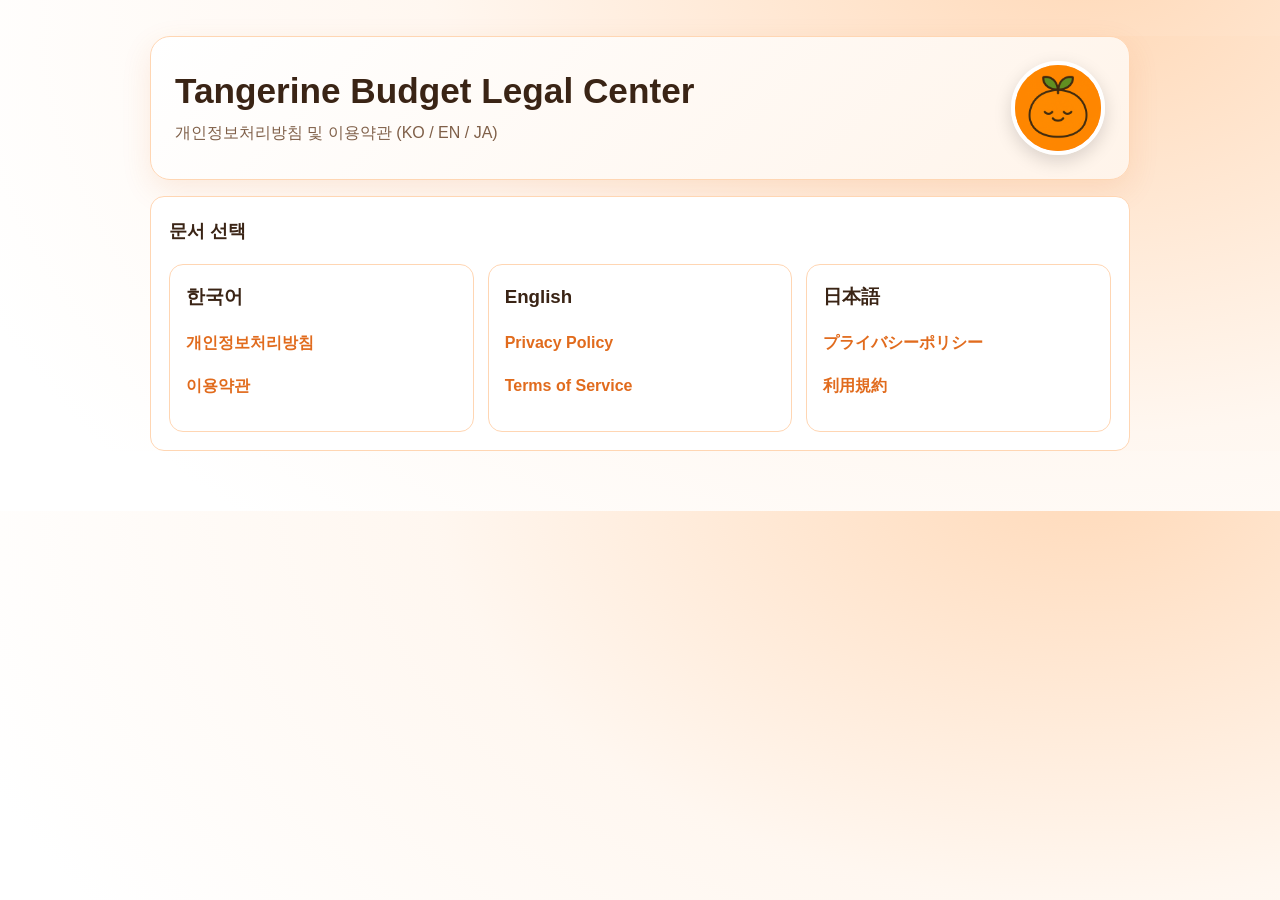
<file: index.html>
<!doctype html>
<html lang="ko">
<head>
  <meta charset="UTF-8" />
  <meta name="viewport" content="width=device-width, initial-scale=1.0" />
  <title>Tangerine Budget Legal Center</title>
  <link rel="stylesheet" href="./styles.css" />
</head>
<body>
  <div class="container">
    <header class="hero">
      <div>
        <h1>Tangerine Budget Legal Center</h1>
        <p>개인정보처리방침 및 이용약관 (KO / EN / JA)</p>
      </div>
      <div class="character" aria-hidden="true"><img src="./assets/app_icon.png" alt="" /></div>
    </header>

    <main>
      <section>
        <h2>문서 선택</h2>
        <div class="grid">
          <article class="card">
            <h3>한국어</h3>
            <p><a href="./ko/privacy.html">개인정보처리방침</a></p>
            <p><a href="./ko/terms.html">이용약관</a></p>
          </article>
          <article class="card">
            <h3>English</h3>
            <p><a href="./en/privacy.html">Privacy Policy</a></p>
            <p><a href="./en/terms.html">Terms of Service</a></p>
          </article>
          <article class="card">
            <h3>日本語</h3>
            <p><a href="./ja/privacy.html">プライバシーポリシー</a></p>
            <p><a href="./ja/terms.html">利用規約</a></p>
          </article>
        </div>
      </section>
    </main>
  </div>
</body>
</html>
</file>
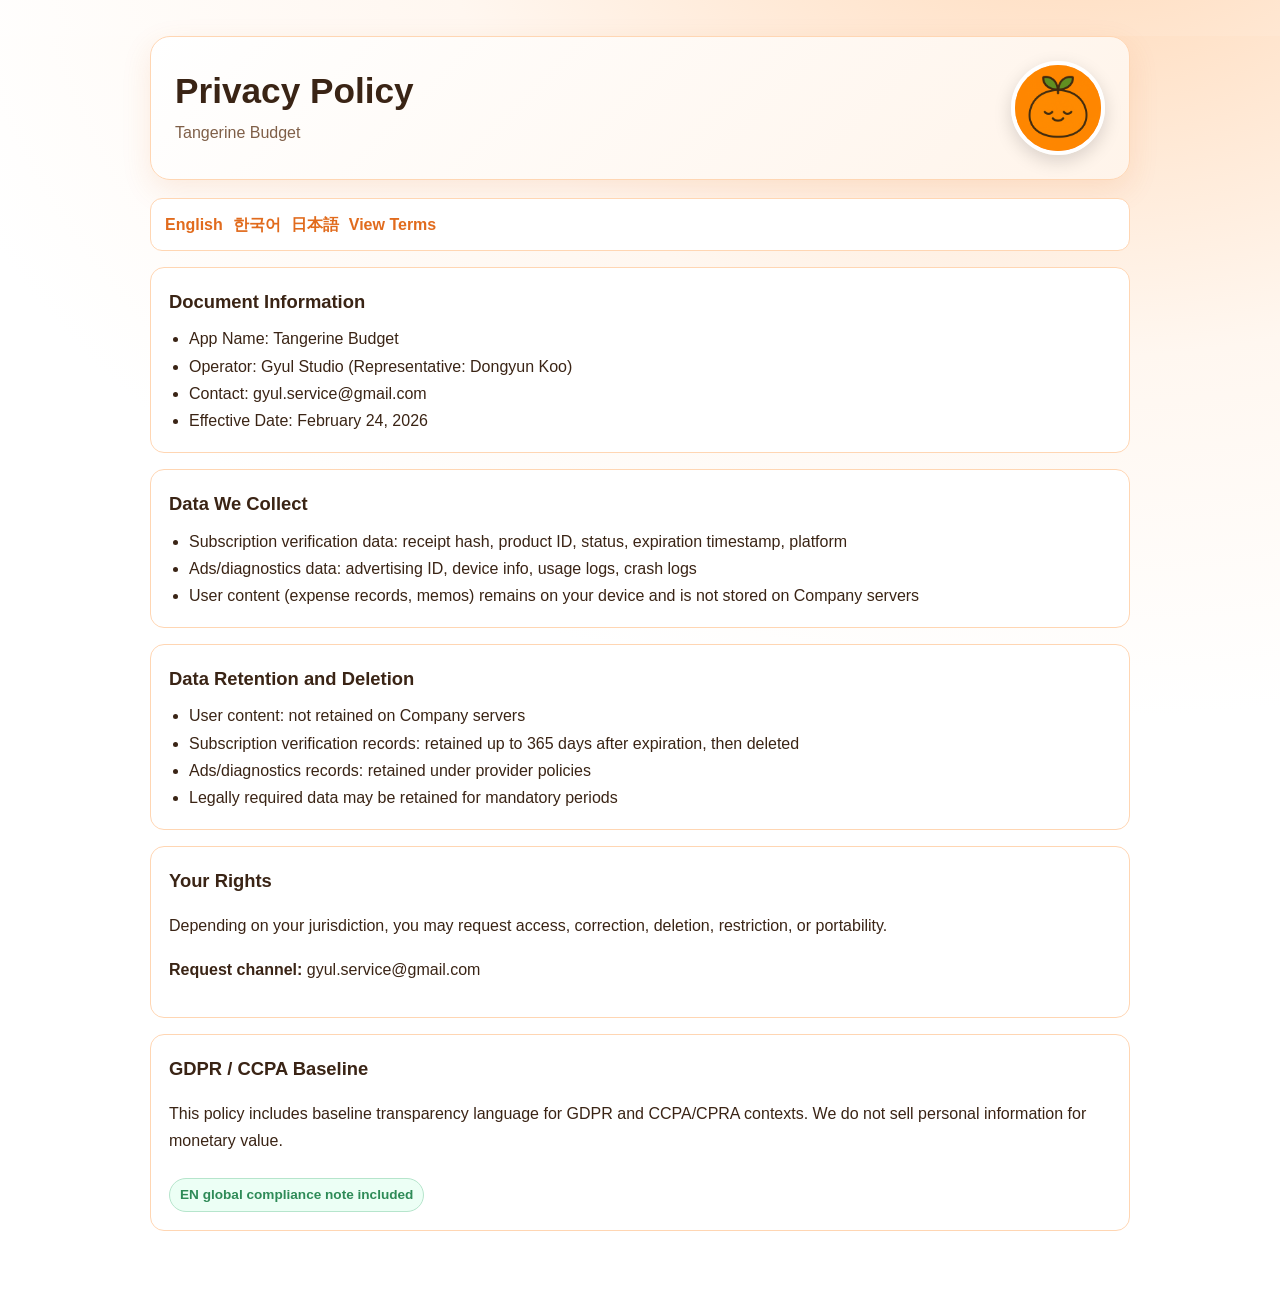
<file: en/privacy.html>
<!doctype html>
<html lang="en">
<head>
  <meta charset="UTF-8" />
  <meta name="viewport" content="width=device-width, initial-scale=1.0" />
  <title>Tangerine Budget Privacy Policy</title>
  <link rel="stylesheet" href="../styles.css" />
</head>
<body>
  <div class="container">
    <header class="hero">
      <div>
        <h1>Privacy Policy</h1>
        <p>Tangerine Budget</p>
      </div>
      <div class="character" aria-hidden="true"><img src="../assets/app_icon.png" alt="" /></div>
    </header>

    <nav class="lang-nav">
      <a href="../en/privacy.html">English</a>
      <a href="../ko/privacy.html">한국어</a>
      <a href="../ja/privacy.html">日本語</a>
      <a href="./terms.html">View Terms</a>
    </nav>

    <main>
      <section>
        <h2>Document Information</h2>
        <ul>
          <li>App Name: Tangerine Budget</li>
          <li>Operator: Gyul Studio (Representative: Dongyun Koo)</li>
          <li>Contact: gyul.service@gmail.com</li>
          <li>Effective Date: February 24, 2026</li>
        </ul>
      </section>

      <section>
        <h2>Data We Collect</h2>
        <ul>
          <li>Subscription verification data: receipt hash, product ID, status, expiration timestamp, platform</li>
          <li>Ads/diagnostics data: advertising ID, device info, usage logs, crash logs</li>
          <li>User content (expense records, memos) remains on your device and is not stored on Company servers</li>
        </ul>
      </section>

      <section>
        <h2>Data Retention and Deletion</h2>
        <ul>
          <li>User content: not retained on Company servers</li>
          <li>Subscription verification records: retained up to 365 days after expiration, then deleted</li>
          <li>Ads/diagnostics records: retained under provider policies</li>
          <li>Legally required data may be retained for mandatory periods</li>
        </ul>
      </section>

      <section>
        <h2>Your Rights</h2>
        <p>Depending on your jurisdiction, you may request access, correction, deletion, restriction, or portability.</p>
        <p><strong>Request channel:</strong> gyul.service@gmail.com</p>
      </section>

      <section>
        <h2>GDPR / CCPA Baseline</h2>
        <p>This policy includes baseline transparency language for GDPR and CCPA/CPRA contexts. We do not sell personal information for monetary value.</p>
        <span class="badge">EN global compliance note included</span>
      </section>
    </main>
  </div>
</body>
</html>
</file>
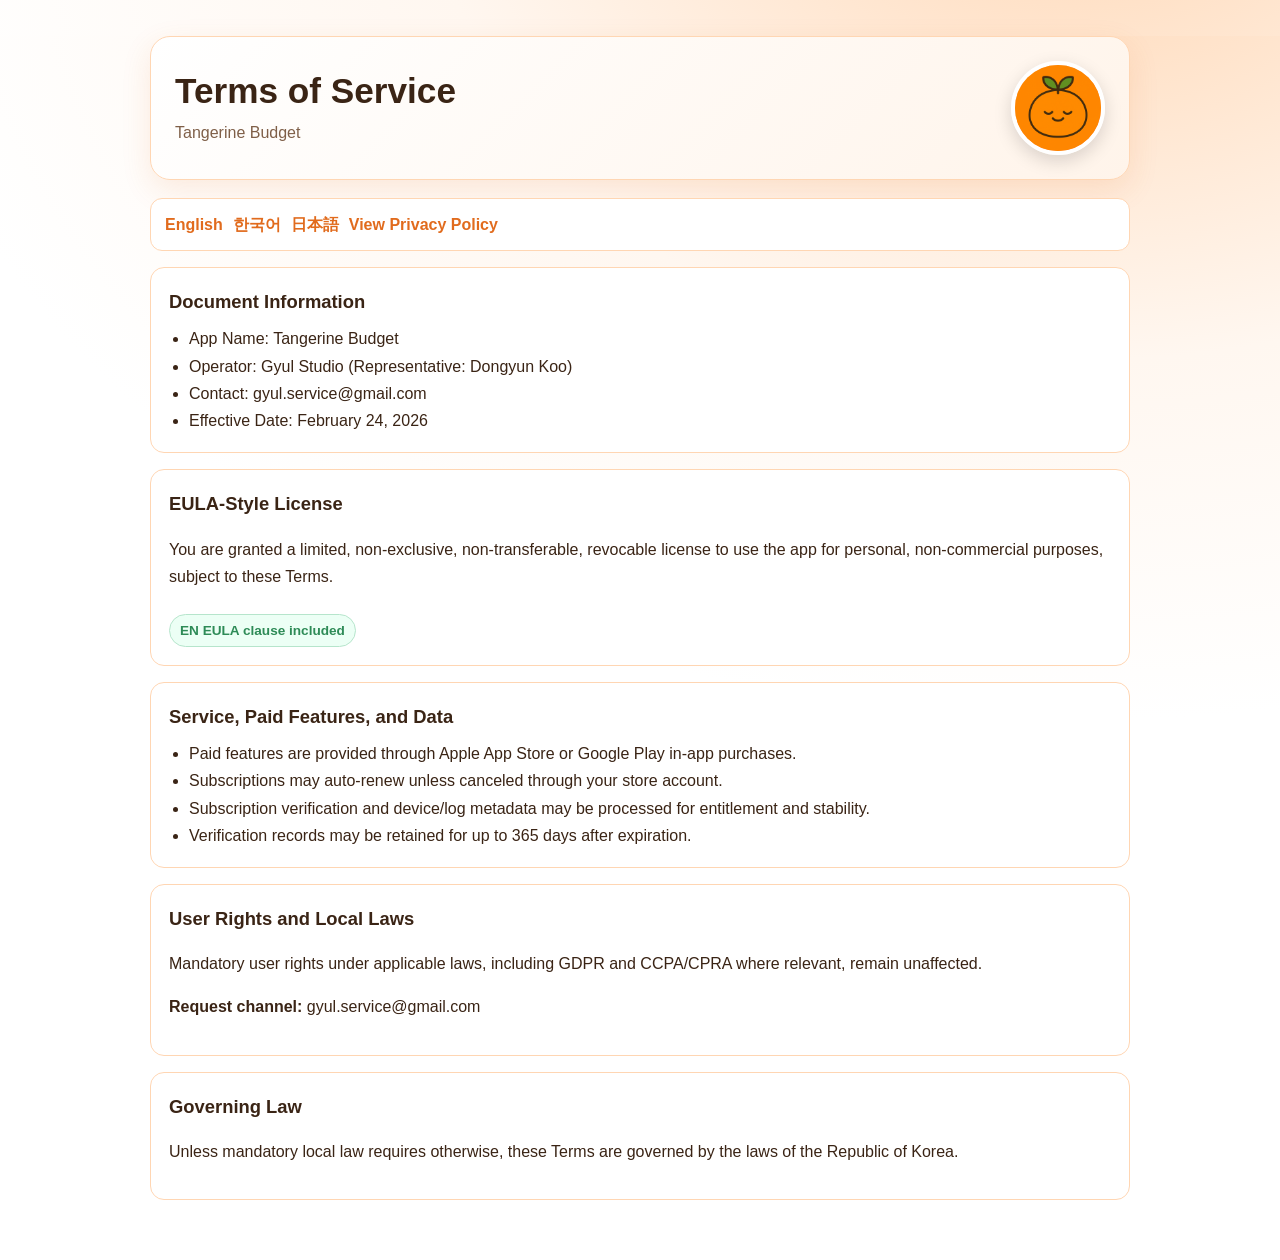
<file: en/terms.html>
<!doctype html>
<html lang="en">
<head>
  <meta charset="UTF-8" />
  <meta name="viewport" content="width=device-width, initial-scale=1.0" />
  <title>Tangerine Budget Terms of Service</title>
  <link rel="stylesheet" href="../styles.css" />
</head>
<body>
  <div class="container">
    <header class="hero">
      <div>
        <h1>Terms of Service</h1>
        <p>Tangerine Budget</p>
      </div>
      <div class="character" aria-hidden="true"><img src="../assets/app_icon.png" alt="" /></div>
    </header>

    <nav class="lang-nav">
      <a href="../en/terms.html">English</a>
      <a href="../ko/terms.html">한국어</a>
      <a href="../ja/terms.html">日本語</a>
      <a href="./privacy.html">View Privacy Policy</a>
    </nav>

    <main>
      <section>
        <h2>Document Information</h2>
        <ul>
          <li>App Name: Tangerine Budget</li>
          <li>Operator: Gyul Studio (Representative: Dongyun Koo)</li>
          <li>Contact: gyul.service@gmail.com</li>
          <li>Effective Date: February 24, 2026</li>
        </ul>
      </section>

      <section>
        <h2>EULA-Style License</h2>
        <p>You are granted a limited, non-exclusive, non-transferable, revocable license to use the app for personal, non-commercial purposes, subject to these Terms.</p>
        <span class="badge">EN EULA clause included</span>
      </section>

      <section>
        <h2>Service, Paid Features, and Data</h2>
        <ul>
          <li>Paid features are provided through Apple App Store or Google Play in-app purchases.</li>
          <li>Subscriptions may auto-renew unless canceled through your store account.</li>
          <li>Subscription verification and device/log metadata may be processed for entitlement and stability.</li>
          <li>Verification records may be retained for up to 365 days after expiration.</li>
        </ul>
      </section>

      <section>
        <h2>User Rights and Local Laws</h2>
        <p>Mandatory user rights under applicable laws, including GDPR and CCPA/CPRA where relevant, remain unaffected.</p>
        <p><strong>Request channel:</strong> gyul.service@gmail.com</p>
      </section>

      <section>
        <h2>Governing Law</h2>
        <p>Unless mandatory local law requires otherwise, these Terms are governed by the laws of the Republic of Korea.</p>
      </section>
    </main>
  </div>
</body>
</html>
</file>
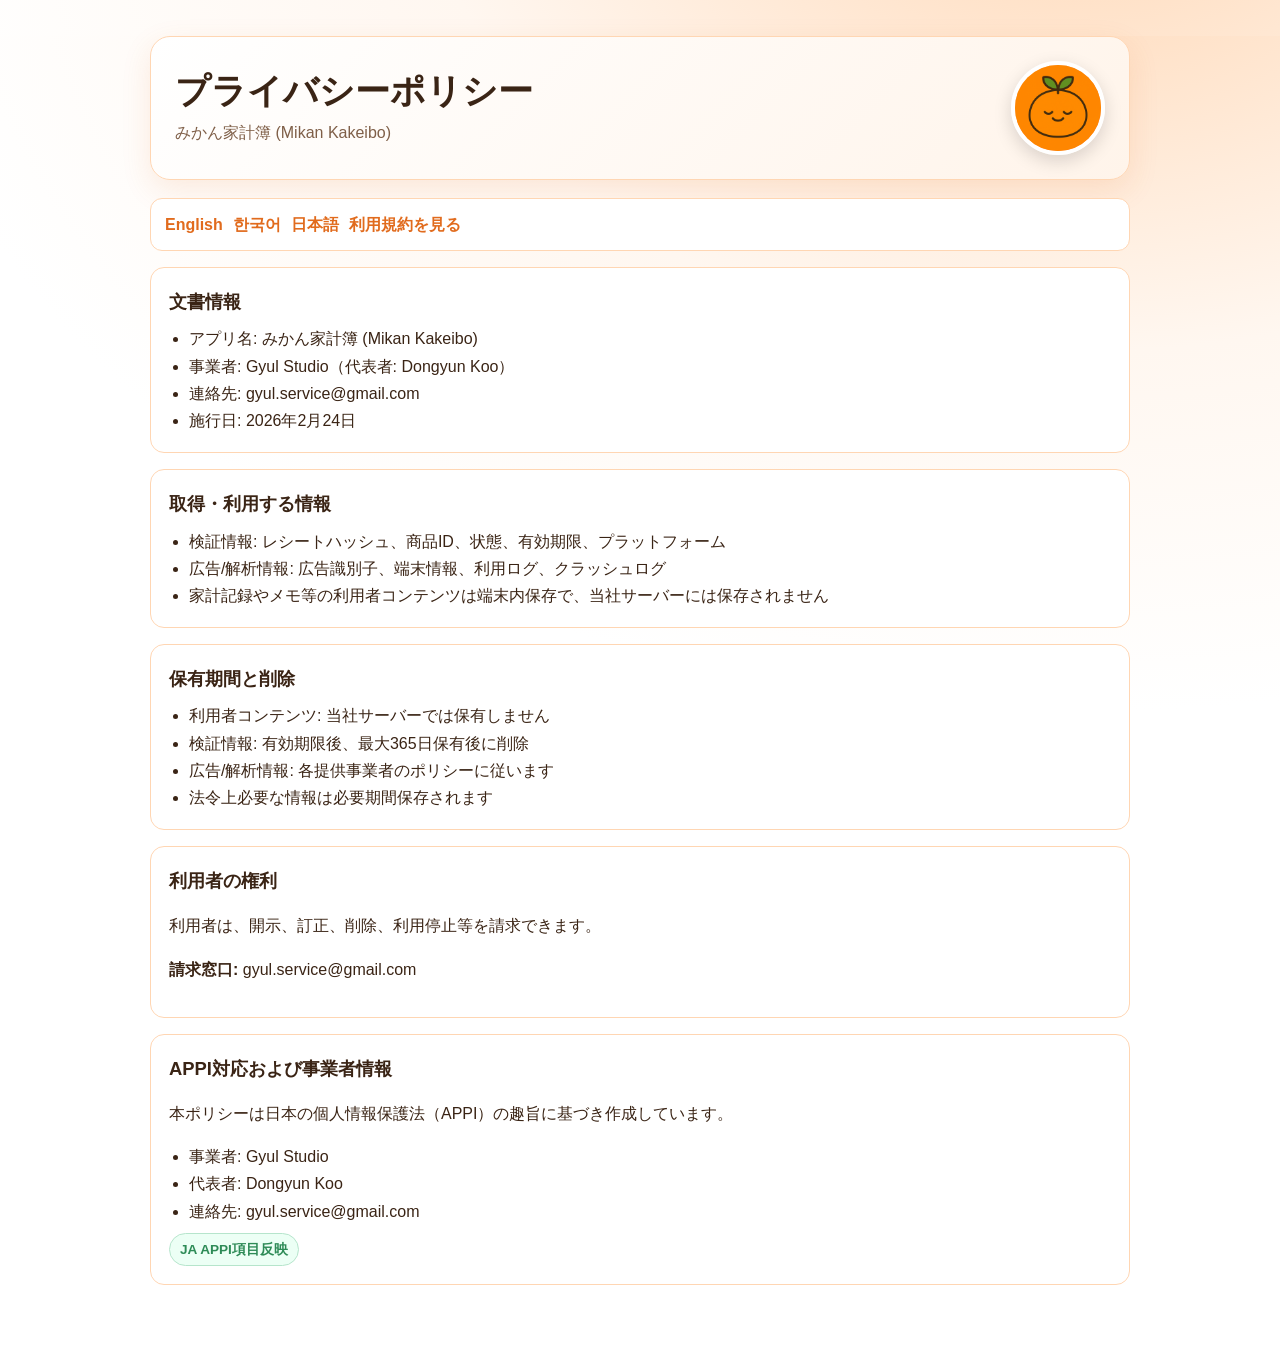
<file: ja/privacy.html>
<!doctype html>
<html lang="ja">
<head>
  <meta charset="UTF-8" />
  <meta name="viewport" content="width=device-width, initial-scale=1.0" />
  <title>みかん家計簿 プライバシーポリシー</title>
  <link rel="stylesheet" href="../styles.css" />
</head>
<body>
  <div class="container">
    <header class="hero">
      <div>
        <h1>プライバシーポリシー</h1>
        <p>みかん家計簿 (Mikan Kakeibo)</p>
      </div>
      <div class="character" aria-hidden="true"><img src="../assets/app_icon.png" alt="" /></div>
    </header>

    <nav class="lang-nav">
      <a href="../en/privacy.html">English</a>
      <a href="../ko/privacy.html">한국어</a>
      <a href="../ja/privacy.html">日本語</a>
      <a href="./terms.html">利用規約を見る</a>
    </nav>

    <main>
      <section>
        <h2>文書情報</h2>
        <ul>
          <li>アプリ名: みかん家計簿 (Mikan Kakeibo)</li>
          <li>事業者: Gyul Studio（代表者: Dongyun Koo）</li>
          <li>連絡先: gyul.service@gmail.com</li>
          <li>施行日: 2026年2月24日</li>
        </ul>
      </section>

      <section>
        <h2>取得・利用する情報</h2>
        <ul>
          <li>検証情報: レシートハッシュ、商品ID、状態、有効期限、プラットフォーム</li>
          <li>広告/解析情報: 広告識別子、端末情報、利用ログ、クラッシュログ</li>
          <li>家計記録やメモ等の利用者コンテンツは端末内保存で、当社サーバーには保存されません</li>
        </ul>
      </section>

      <section>
        <h2>保有期間と削除</h2>
        <ul>
          <li>利用者コンテンツ: 当社サーバーでは保有しません</li>
          <li>検証情報: 有効期限後、最大365日保有後に削除</li>
          <li>広告/解析情報: 各提供事業者のポリシーに従います</li>
          <li>法令上必要な情報は必要期間保存されます</li>
        </ul>
      </section>

      <section>
        <h2>利用者の権利</h2>
        <p>利用者は、開示、訂正、削除、利用停止等を請求できます。</p>
        <p><strong>請求窓口:</strong> gyul.service@gmail.com</p>
      </section>

      <section>
        <h2>APPI対応および事業者情報</h2>
        <p>本ポリシーは日本の個人情報保護法（APPI）の趣旨に基づき作成しています。</p>
        <ul>
          <li>事業者: Gyul Studio</li>
          <li>代表者: Dongyun Koo</li>
          <li>連絡先: gyul.service@gmail.com</li>
        </ul>
        <span class="badge">JA APPI項目反映</span>
      </section>
    </main>
  </div>
</body>
</html>
</file>
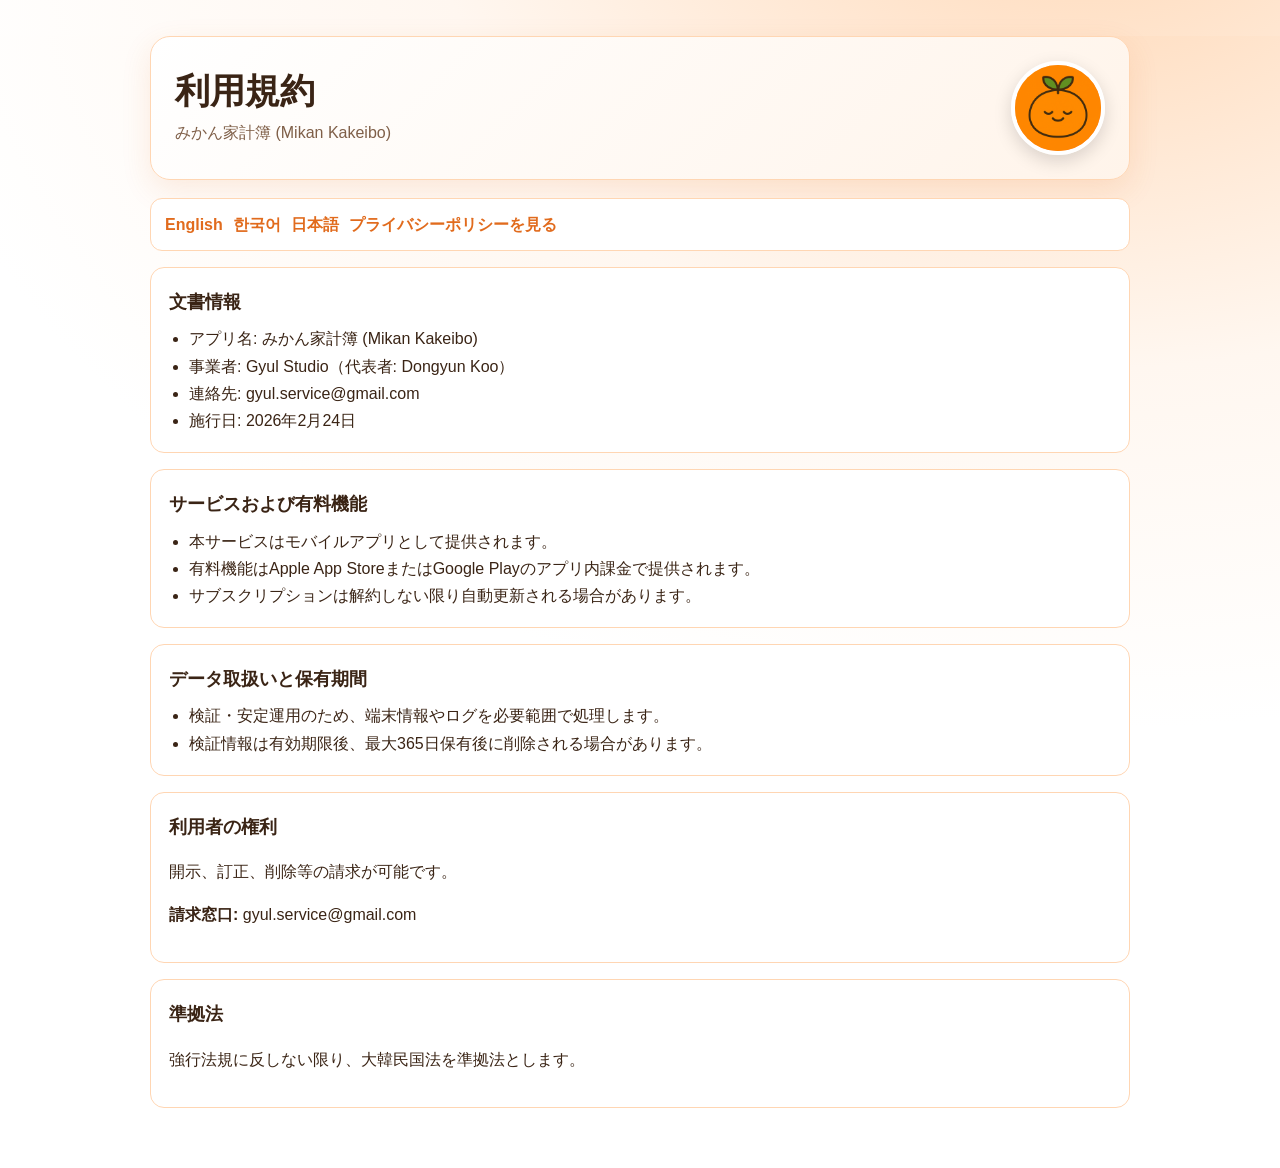
<file: ja/terms.html>
<!doctype html>
<html lang="ja">
<head>
  <meta charset="UTF-8" />
  <meta name="viewport" content="width=device-width, initial-scale=1.0" />
  <title>みかん家計簿 利用規約</title>
  <link rel="stylesheet" href="../styles.css" />
</head>
<body>
  <div class="container">
    <header class="hero">
      <div>
        <h1>利用規約</h1>
        <p>みかん家計簿 (Mikan Kakeibo)</p>
      </div>
      <div class="character" aria-hidden="true"><img src="../assets/app_icon.png" alt="" /></div>
    </header>

    <nav class="lang-nav">
      <a href="../en/terms.html">English</a>
      <a href="../ko/terms.html">한국어</a>
      <a href="../ja/terms.html">日本語</a>
      <a href="./privacy.html">プライバシーポリシーを見る</a>
    </nav>

    <main>
      <section>
        <h2>文書情報</h2>
        <ul>
          <li>アプリ名: みかん家計簿 (Mikan Kakeibo)</li>
          <li>事業者: Gyul Studio（代表者: Dongyun Koo）</li>
          <li>連絡先: gyul.service@gmail.com</li>
          <li>施行日: 2026年2月24日</li>
        </ul>
      </section>

      <section>
        <h2>サービスおよび有料機能</h2>
        <ul>
          <li>本サービスはモバイルアプリとして提供されます。</li>
          <li>有料機能はApple App StoreまたはGoogle Playのアプリ内課金で提供されます。</li>
          <li>サブスクリプションは解約しない限り自動更新される場合があります。</li>
        </ul>
      </section>

      <section>
        <h2>データ取扱いと保有期間</h2>
        <ul>
          <li>検証・安定運用のため、端末情報やログを必要範囲で処理します。</li>
          <li>検証情報は有効期限後、最大365日保有後に削除される場合があります。</li>
        </ul>
      </section>

      <section>
        <h2>利用者の権利</h2>
        <p>開示、訂正、削除等の請求が可能です。</p>
        <p><strong>請求窓口:</strong> gyul.service@gmail.com</p>
      </section>

      <section>
        <h2>準拠法</h2>
        <p>強行法規に反しない限り、大韓民国法を準拠法とします。</p>
      </section>
    </main>
  </div>
</body>
</html>
</file>
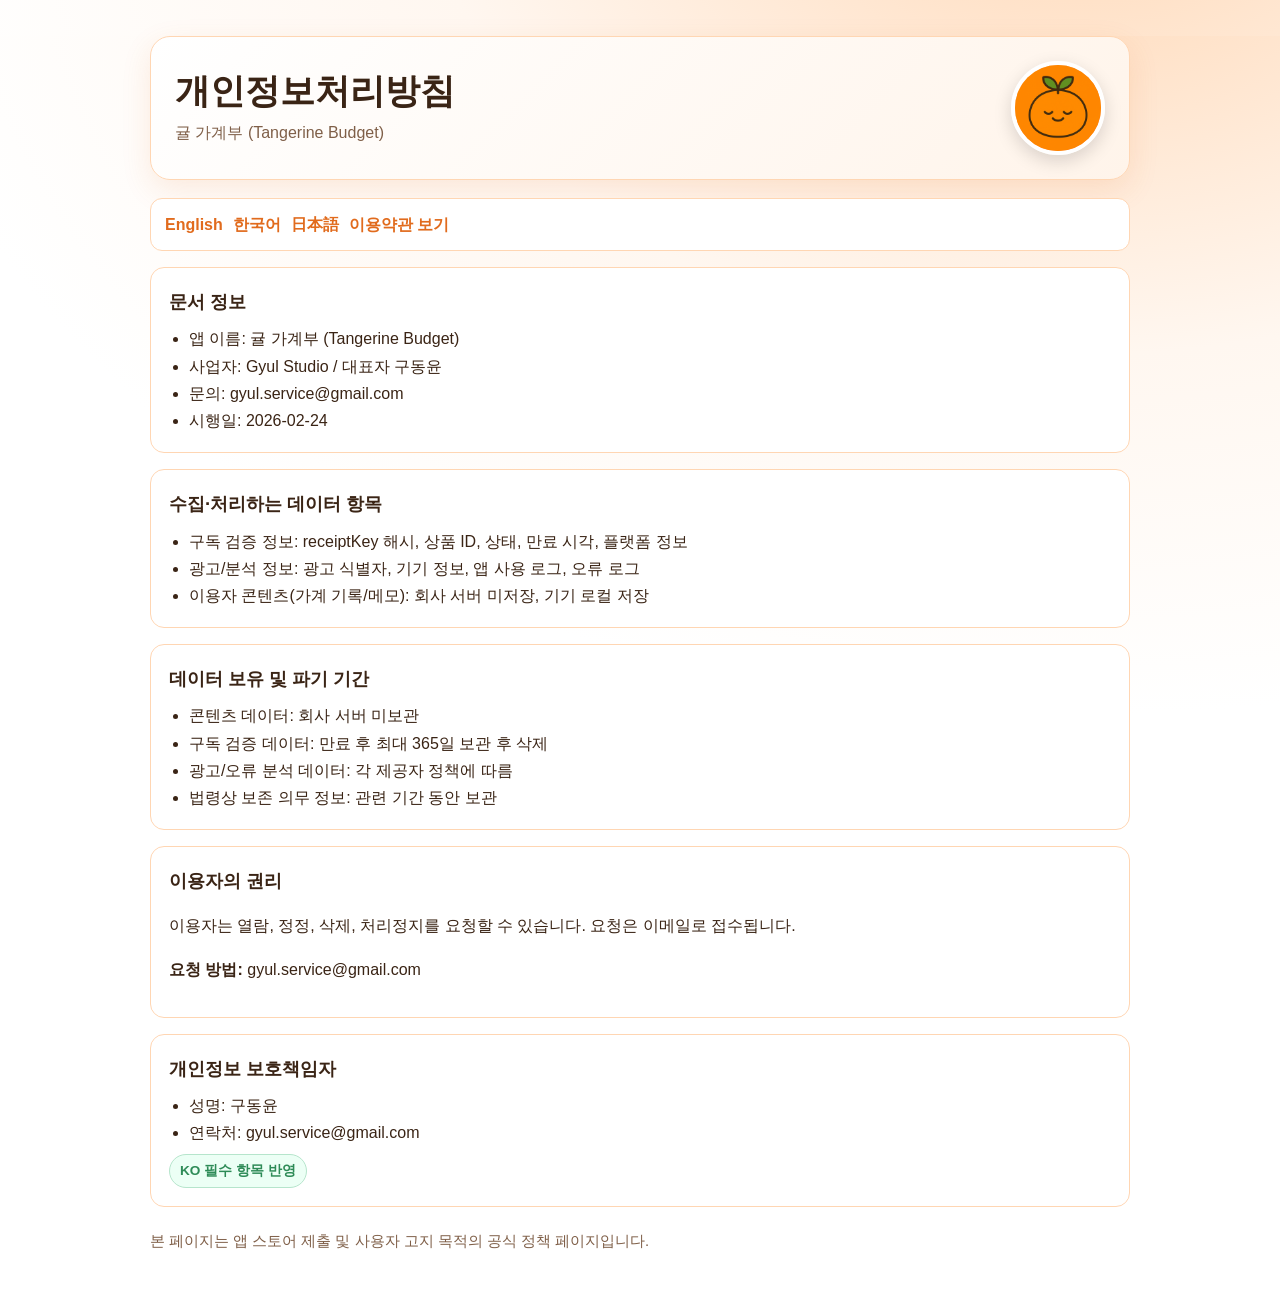
<file: ko/privacy.html>
<!doctype html>
<html lang="ko">
<head>
  <meta charset="UTF-8" />
  <meta name="viewport" content="width=device-width, initial-scale=1.0" />
  <title>귤 가계부 개인정보처리방침</title>
  <link rel="stylesheet" href="../styles.css" />
</head>
<body>
  <div class="container">
    <header class="hero">
      <div>
        <h1>개인정보처리방침</h1>
        <p>귤 가계부 (Tangerine Budget)</p>
      </div>
      <div class="character" aria-hidden="true"><img src="../assets/app_icon.png" alt="" /></div>
    </header>

    <nav class="lang-nav">
      <a href="../en/privacy.html">English</a>
      <a href="../ko/privacy.html">한국어</a>
      <a href="../ja/privacy.html">日本語</a>
      <a href="./terms.html">이용약관 보기</a>
    </nav>

    <main>
      <section>
        <h2>문서 정보</h2>
        <ul>
          <li>앱 이름: 귤 가계부 (Tangerine Budget)</li>
          <li>사업자: Gyul Studio / 대표자 구동윤</li>
          <li>문의: gyul.service@gmail.com</li>
          <li>시행일: 2026-02-24</li>
        </ul>
      </section>

      <section>
        <h2>수집·처리하는 데이터 항목</h2>
        <ul>
          <li>구독 검증 정보: receiptKey 해시, 상품 ID, 상태, 만료 시각, 플랫폼 정보</li>
          <li>광고/분석 정보: 광고 식별자, 기기 정보, 앱 사용 로그, 오류 로그</li>
          <li>이용자 콘텐츠(가계 기록/메모): 회사 서버 미저장, 기기 로컬 저장</li>
        </ul>
      </section>

      <section>
        <h2>데이터 보유 및 파기 기간</h2>
        <ul>
          <li>콘텐츠 데이터: 회사 서버 미보관</li>
          <li>구독 검증 데이터: 만료 후 최대 365일 보관 후 삭제</li>
          <li>광고/오류 분석 데이터: 각 제공자 정책에 따름</li>
          <li>법령상 보존 의무 정보: 관련 기간 동안 보관</li>
        </ul>
      </section>

      <section>
        <h2>이용자의 권리</h2>
        <p>이용자는 열람, 정정, 삭제, 처리정지를 요청할 수 있습니다. 요청은 이메일로 접수됩니다.</p>
        <p><strong>요청 방법:</strong> gyul.service@gmail.com</p>
      </section>

      <section>
        <h2>개인정보 보호책임자</h2>
        <ul>
          <li>성명: 구동윤</li>
          <li>연락처: gyul.service@gmail.com</li>
        </ul>
        <span class="badge">KO 필수 항목 반영</span>
      </section>

      <p class="footer">본 페이지는 앱 스토어 제출 및 사용자 고지 목적의 공식 정책 페이지입니다.</p>
    </main>
  </div>
</body>
</html>
</file>
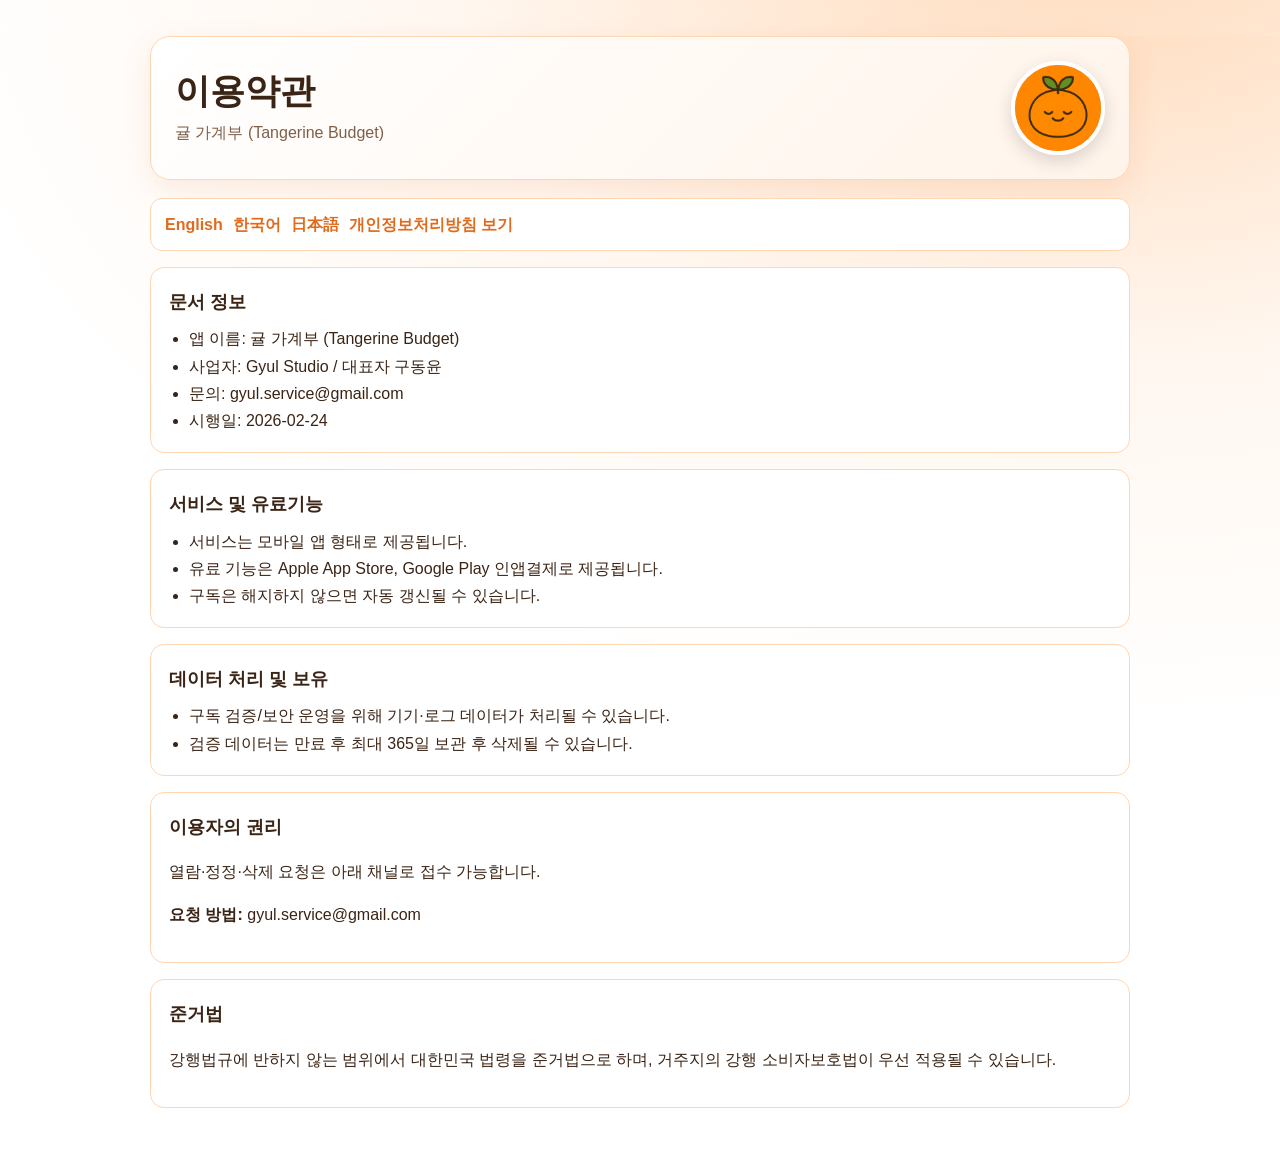
<file: ko/terms.html>
<!doctype html>
<html lang="ko">
<head>
  <meta charset="UTF-8" />
  <meta name="viewport" content="width=device-width, initial-scale=1.0" />
  <title>귤 가계부 이용약관</title>
  <link rel="stylesheet" href="../styles.css" />
</head>
<body>
  <div class="container">
    <header class="hero">
      <div>
        <h1>이용약관</h1>
        <p>귤 가계부 (Tangerine Budget)</p>
      </div>
      <div class="character" aria-hidden="true"><img src="../assets/app_icon.png" alt="" /></div>
    </header>

    <nav class="lang-nav">
      <a href="../en/terms.html">English</a>
      <a href="../ko/terms.html">한국어</a>
      <a href="../ja/terms.html">日本語</a>
      <a href="./privacy.html">개인정보처리방침 보기</a>
    </nav>

    <main>
      <section>
        <h2>문서 정보</h2>
        <ul>
          <li>앱 이름: 귤 가계부 (Tangerine Budget)</li>
          <li>사업자: Gyul Studio / 대표자 구동윤</li>
          <li>문의: gyul.service@gmail.com</li>
          <li>시행일: 2026-02-24</li>
        </ul>
      </section>

      <section>
        <h2>서비스 및 유료기능</h2>
        <ul>
          <li>서비스는 모바일 앱 형태로 제공됩니다.</li>
          <li>유료 기능은 Apple App Store, Google Play 인앱결제로 제공됩니다.</li>
          <li>구독은 해지하지 않으면 자동 갱신될 수 있습니다.</li>
        </ul>
      </section>

      <section>
        <h2>데이터 처리 및 보유</h2>
        <ul>
          <li>구독 검증/보안 운영을 위해 기기·로그 데이터가 처리될 수 있습니다.</li>
          <li>검증 데이터는 만료 후 최대 365일 보관 후 삭제될 수 있습니다.</li>
        </ul>
      </section>

      <section>
        <h2>이용자의 권리</h2>
        <p>열람·정정·삭제 요청은 아래 채널로 접수 가능합니다.</p>
        <p><strong>요청 방법:</strong> gyul.service@gmail.com</p>
      </section>

      <section>
        <h2>준거법</h2>
        <p>강행법규에 반하지 않는 범위에서 대한민국 법령을 준거법으로 하며, 거주지의 강행 소비자보호법이 우선 적용될 수 있습니다.</p>
      </section>
    </main>
  </div>
</body>
</html>
</file>
<file: styles.css>
:root {
  --bg: #fff7f0;
  --bg-accent: #ffe9d4;
  --surface: #ffffff;
  --text: #3a2415;
  --muted: #7f5f48;
  --brand: #ff8a3d;
  --brand-deep: #e16b1d;
  --line: #ffd6b3;
  --ok: #2e8b57;
}

* {
  box-sizing: border-box;
}

html,
body {
  margin: 0;
  padding: 0;
  font-family: "Noto Sans KR", "Noto Sans JP", "Segoe UI", sans-serif;
  background: radial-gradient(1200px 800px at 85% -10%, #ffd9b8 0%, var(--bg) 55%, #fff 100%);
  color: var(--text);
  line-height: 1.7;
}

.container {
  width: min(980px, 92vw);
  margin: 36px auto 60px;
}

.hero {
  display: flex;
  align-items: center;
  justify-content: space-between;
  gap: 20px;
  padding: 24px;
  border: 1px solid var(--line);
  border-radius: 20px;
  background: linear-gradient(135deg, #fff 0%, #fff4ea 100%);
  box-shadow: 0 10px 30px rgba(225, 107, 29, 0.12);
}

.hero h1 {
  margin: 0 0 6px;
  font-size: clamp(1.5rem, 2.8vw, 2.2rem);
  line-height: 1.2;
}

.hero p {
  margin: 0;
  color: var(--muted);
}

.character {
  flex: 0 0 94px;
  width: 94px;
  height: 94px;
  border-radius: 50%;
  display: grid;
  place-items: center;
  font-size: 2.5rem;
  background: radial-gradient(circle at 30% 25%, #ffd39f, var(--brand) 68%);
  border: 4px solid #fff;
  box-shadow: 0 6px 18px rgba(0, 0, 0, 0.15);
}

.lang-nav {
  margin: 18px 0 8px;
  padding: 12px 14px;
  border: 1px solid var(--line);
  border-radius: 12px;
  background: var(--surface);
  display: flex;
  flex-wrap: wrap;
  gap: 10px;
}

.lang-nav a,
.grid a,
.quick-links a {
  color: var(--brand-deep);
  font-weight: 700;
  text-decoration: none;
}

.lang-nav a:hover,
.grid a:hover,
.quick-links a:hover {
  text-decoration: underline;
}

main {
  margin-top: 16px;
}

section {
  margin: 16px 0;
  padding: 18px;
  border: 1px solid var(--line);
  border-radius: 14px;
  background: var(--surface);
}

h2 {
  margin: 0 0 8px;
  font-size: 1.15rem;
}

ul {
  margin: 8px 0 0;
  padding-left: 20px;
}

.meta {
  margin-top: 8px;
  color: var(--muted);
  font-size: 0.95rem;
}

.badge {
  display: inline-block;
  margin-top: 8px;
  padding: 4px 10px;
  border-radius: 999px;
  border: 1px solid #b6e5cc;
  background: #ecfff5;
  color: var(--ok);
  font-size: 0.85rem;
  font-weight: 700;
}

.footer {
  margin-top: 22px;
  color: var(--muted);
  font-size: 0.92rem;
}

.grid {
  display: grid;
  grid-template-columns: repeat(auto-fit, minmax(210px, 1fr));
  gap: 14px;
  margin-top: 18px;
}

.card {
  padding: 16px;
  border: 1px solid var(--line);
  border-radius: 14px;
  background: #fff;
}

.card h3 {
  margin: 0 0 6px;
}

@media (max-width: 640px) {
  .hero {
    padding: 18px;
  }

  section {
    padding: 14px;
  }
}

.character img {
  width: 100%;
  height: 100%;
  object-fit: cover;
  border-radius: 50%;
}
</file>
